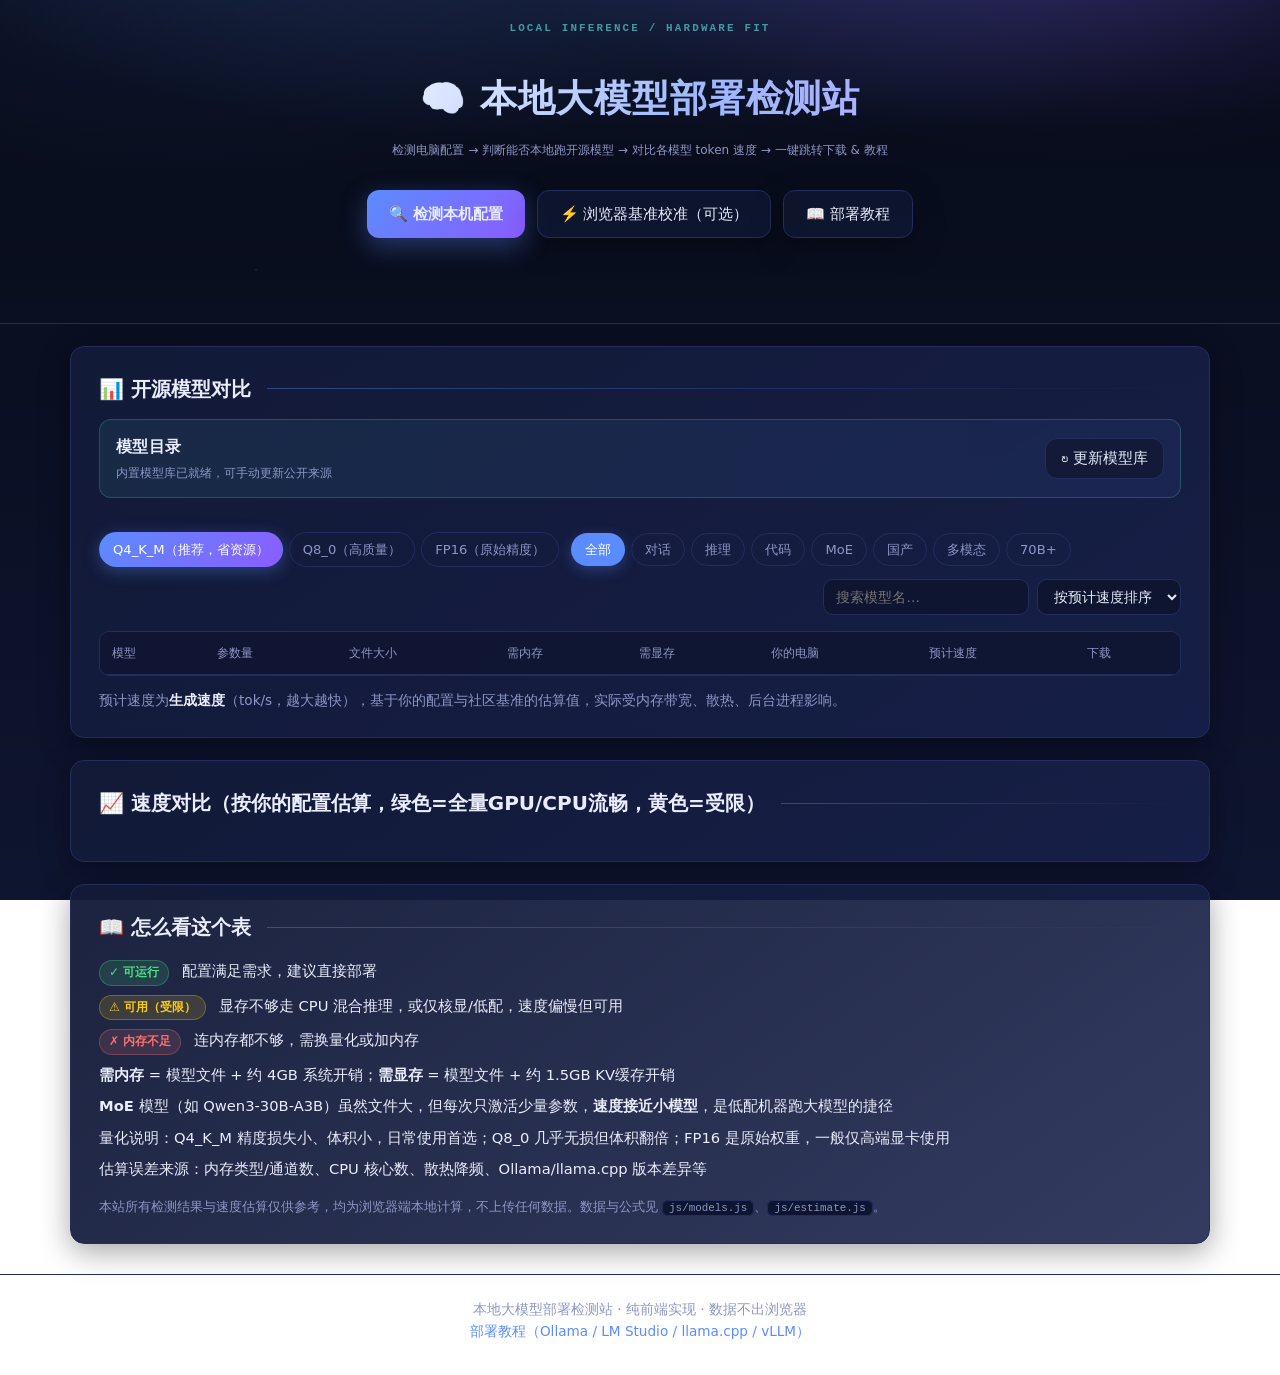
<file: index.html>
<!DOCTYPE html>
<html lang="zh-CN">
<head>
<meta charset="UTF-8">
<meta name="viewport" content="width=device-width, initial-scale=1.0">
<link rel="icon" href="data:,">
<title>本地大模型部署检测站 · Local LLM Fit Checker</title>
<meta name="description" content="检测你的电脑配置，判断能否本地部署主流开源大模型，对比不同配置下的 token 生成速度，一键获取模型下载地址与部署教程">
<link rel="stylesheet" href="css/style.css">
</head>
<body>

<header class="hero">
  <div class="wrap">
    <h1>🧠 本地大模型部署检测站</h1>
    <p class="sub">检测电脑配置 → 判断能否本地跑开源模型 → 对比各模型 token 速度 → 一键跳转下载 & 教程</p>
    <div class="hero-actions">
      <button id="btn-detect" class="btn primary">🔍 检测本机配置</button>
      <button id="btn-bench" class="btn ghost">⚡ 浏览器基准校准（可选）</button>
      <a class="btn ghost" href="tutorials.html">📖 部署教程</a>
    </div>
    <div id="bench-result" class="bench-result"></div>
    <div id="status" class="status" aria-live="polite"></div>
  </div>
</header>

<main class="wrap">

  <!-- ============ 检测结果 ============ -->
  <section id="specs-box" class="card" style="display:none">
    <h2>🖥️ 检测到的配置</h2>
    <div class="spec-grid">
      <div class="spec"><div class="k">CPU 核心</div><div class="v" id="spec-cpu">—</div></div>
      <div class="spec"><div class="k">内存</div><div class="v" id="spec-ram">—</div></div>
      <div class="spec"><div class="k">GPU</div><div class="v" id="spec-gpu">—</div></div>
      <div class="spec"><div class="k">显存</div><div class="v" id="spec-vram">—</div></div>
      <div class="spec"><div class="k">可用磁盘</div><div class="v" id="spec-disk">—</div></div>
      <div class="spec"><div class="k">系统</div><div class="v" id="spec-os">—</div></div>
    </div>
    <p class="hint">⚠️ 浏览器只能粗略读取硬件信息（内存为 Chromium 粗估、显存按 GPU 型号查表）。请核对下方手动修正面板，结果更准确。</p>

    <details class="manual">
      <summary>✏️ 手动修正配置（推荐核对）</summary>
      <div class="manual-grid">
        <label>CPU 核心数
          <input type="number" id="manual-cores" min="1" max="256" value="8">
        </label>
        <label>内存 (GB)
          <input type="number" id="manual-ram" min="2" max="512" value="16">
        </label>
        <label>GPU 厂商（自定义型号时使用）
          <select id="manual-gpu-kind">
            <option value="nvidia">NVIDIA</option>
            <option value="amd">AMD</option>
            <option value="intel">Intel</option>
            <option value="apple">Apple Silicon</option>
            <option value="igpu">核显 / 集成显卡</option>
          </select>
        </label>
        <label>GPU 型号
          <input type="search" id="manual-gpu-search" placeholder="搜索型号，如 RTX 5080">
          <select id="manual-gpu"></select>
        </label>
        <label id="manual-custom-name-wrap" style="display:none">自定义型号
          <input type="text" id="manual-custom-name" placeholder="如 Radeon Pro W7900">
        </label>
        <label>显存 (GB，可留空)
          <input type="number" id="manual-vram" min="0" max="128" placeholder="如 8">
        </label>
        <label>内存档次（影响 CPU 推理速度）
          <select id="manual-tier">
            <option value="ddr3-single">DDR3 单通道（~8 GB/s）</option>
            <option value="ddr3-dual">DDR3 双通道（~17 GB/s）</option>
            <option value="ddr4-single">DDR4 单通道（~17 GB/s）</option>
            <option value="ddr4-dual">DDR4 双通道（~32 GB/s）</option>
            <option value="ddr5-single">DDR5 单通道（~28 GB/s）</option>
            <option value="ddr5-dual">DDR5 双通道（~60 GB/s）</option>
            <option value="server-dual">服务器多通道（~90 GB/s）</option>
            <option value="unknown">不确定</option>
          </select>
        </label>
        <div class="manual-apply"><button id="btn-apply-manual" class="btn">应用修正</button></div>
      </div>
    </details>
  </section>

  <!-- ============ 为你推荐 ============ -->
  <section id="rec-section" class="card" style="display:none">
    <h2>🏆 根据你的配置推荐</h2>
    <div id="recommend" class="rec-grid"></div>
  </section>

  <!-- ============ 模型对比 ============ -->
  <section class="card">
    <h2>📊 开源模型对比</h2>

    <div class="model-sync-panel">
      <div>
        <div class="sync-title">模型目录</div>
        <div id="model-sync-status" class="sync-status" aria-live="polite">内置模型库已就绪，可手动更新公开来源</div>
      </div>
      <button id="btn-sync-models" class="btn sync-button">↻ 更新模型库</button>
    </div>
    <div id="live-models" class="live-models" aria-live="polite"></div>

    <div class="toolbar">
      <div class="quant-tabs">
        <span class="quant-tab active" data-quant="Q4_K_M">Q4_K_M（推荐，省资源）</span>
        <span class="quant-tab" data-quant="Q8_0">Q8_0（高质量）</span>
        <span class="quant-tab" data-quant="FP16">FP16（原始精度）</span>
      </div>
      <div class="filters">
        <span class="chip active" data-tag="全部">全部</span>
        <span class="chip" data-tag="对话">对话</span>
        <span class="chip" data-tag="推理">推理</span>
        <span class="chip" data-tag="代码">代码</span>
        <span class="chip" data-tag="MoE">MoE</span>
        <span class="chip" data-tag="国产">国产</span>
        <span class="chip" data-tag="多模态">多模态</span>
        <span class="chip" data-tag="大模型">70B+</span>
      </div>
      <div class="toolbar-right">
        <input id="search" type="search" placeholder="搜索模型名…">
        <select id="sort">
          <option value="speed">按预计速度排序</option>
          <option value="size">按体积排序</option>
          <option value="fit">按可运行性排序</option>
        </select>
      </div>
    </div>

    <div class="table-scroll">
      <table id="model-table">
        <thead>
          <tr>
            <th>模型</th>
            <th>参数量</th>
            <th>文件大小</th>
            <th>需内存</th>
            <th>需显存</th>
            <th>你的电脑</th>
            <th>预计速度</th>
            <th>下载</th>
          </tr>
        </thead>
        <tbody id="model-table-body"></tbody>
      </table>
    </div>
    <p class="hint">预计速度为<b>生成速度</b>（tok/s，越大越快），基于你的配置与社区基准的估算值，实际受内存带宽、散热、后台进程影响。</p>
  </section>

  <!-- ============ 速度对比图 ============ -->
  <section class="card">
    <h2>📈 速度对比（按你的配置估算，绿色=全量GPU/CPU流畅，黄色=受限）</h2>
    <div id="chart" class="chart"></div>
  </section>

  <!-- ============ 图例/说明 ============ -->
  <section class="card">
    <h2>📖 怎么看这个表</h2>
    <ul class="legend">
      <li><span class="badge green">✓ 可运行</span> 配置满足需求，建议直接部署</li>
      <li><span class="badge yellow">⚠ 可用（受限）</span> 显存不够走 CPU 混合推理，或仅核显/低配，速度偏慢但可用</li>
      <li><span class="badge red">✗ 内存不足</span> 连内存都不够，需换量化或加内存</li>
      <li><b>需内存</b> = 模型文件 + 约 4GB 系统开销；<b>需显存</b> = 模型文件 + 约 1.5GB KV缓存开销</li>
      <li><b>MoE</b> 模型（如 Qwen3-30B-A3B）虽然文件大，但每次只激活少量参数，<b>速度接近小模型</b>，是低配机器跑大模型的捷径</li>
      <li>量化说明：Q4_K_M 精度损失小、体积小，日常使用首选；Q8_0 几乎无损但体积翻倍；FP16 是原始权重，一般仅高端显卡使用</li>
      <li>估算误差来源：内存类型/通道数、CPU 核心数、散热降频、Ollama/llama.cpp 版本差异等</li>
    </ul>
    <p class="disclaimer">本站所有检测结果与速度估算仅供参考，均为浏览器端本地计算，不上传任何数据。数据与公式见 <code>js/models.js</code>、<code>js/estimate.js</code>。</p>
  </section>

</main>

<footer>
  <div class="wrap">
    <p>本地大模型部署检测站 · 纯前端实现 · 数据不出浏览器</p>
    <p><a href="tutorials.html">部署教程（Ollama / LM Studio / llama.cpp / vLLM）</a></p>
  </div>
</footer>

<script src="js/models.js"></script>
<script src="js/estimate.js"></script>
<script src="js/hardware.js"></script>
<script src="js/model-sync.js"></script>
<script src="js/app.js"></script>
</body>
</html>
</file>
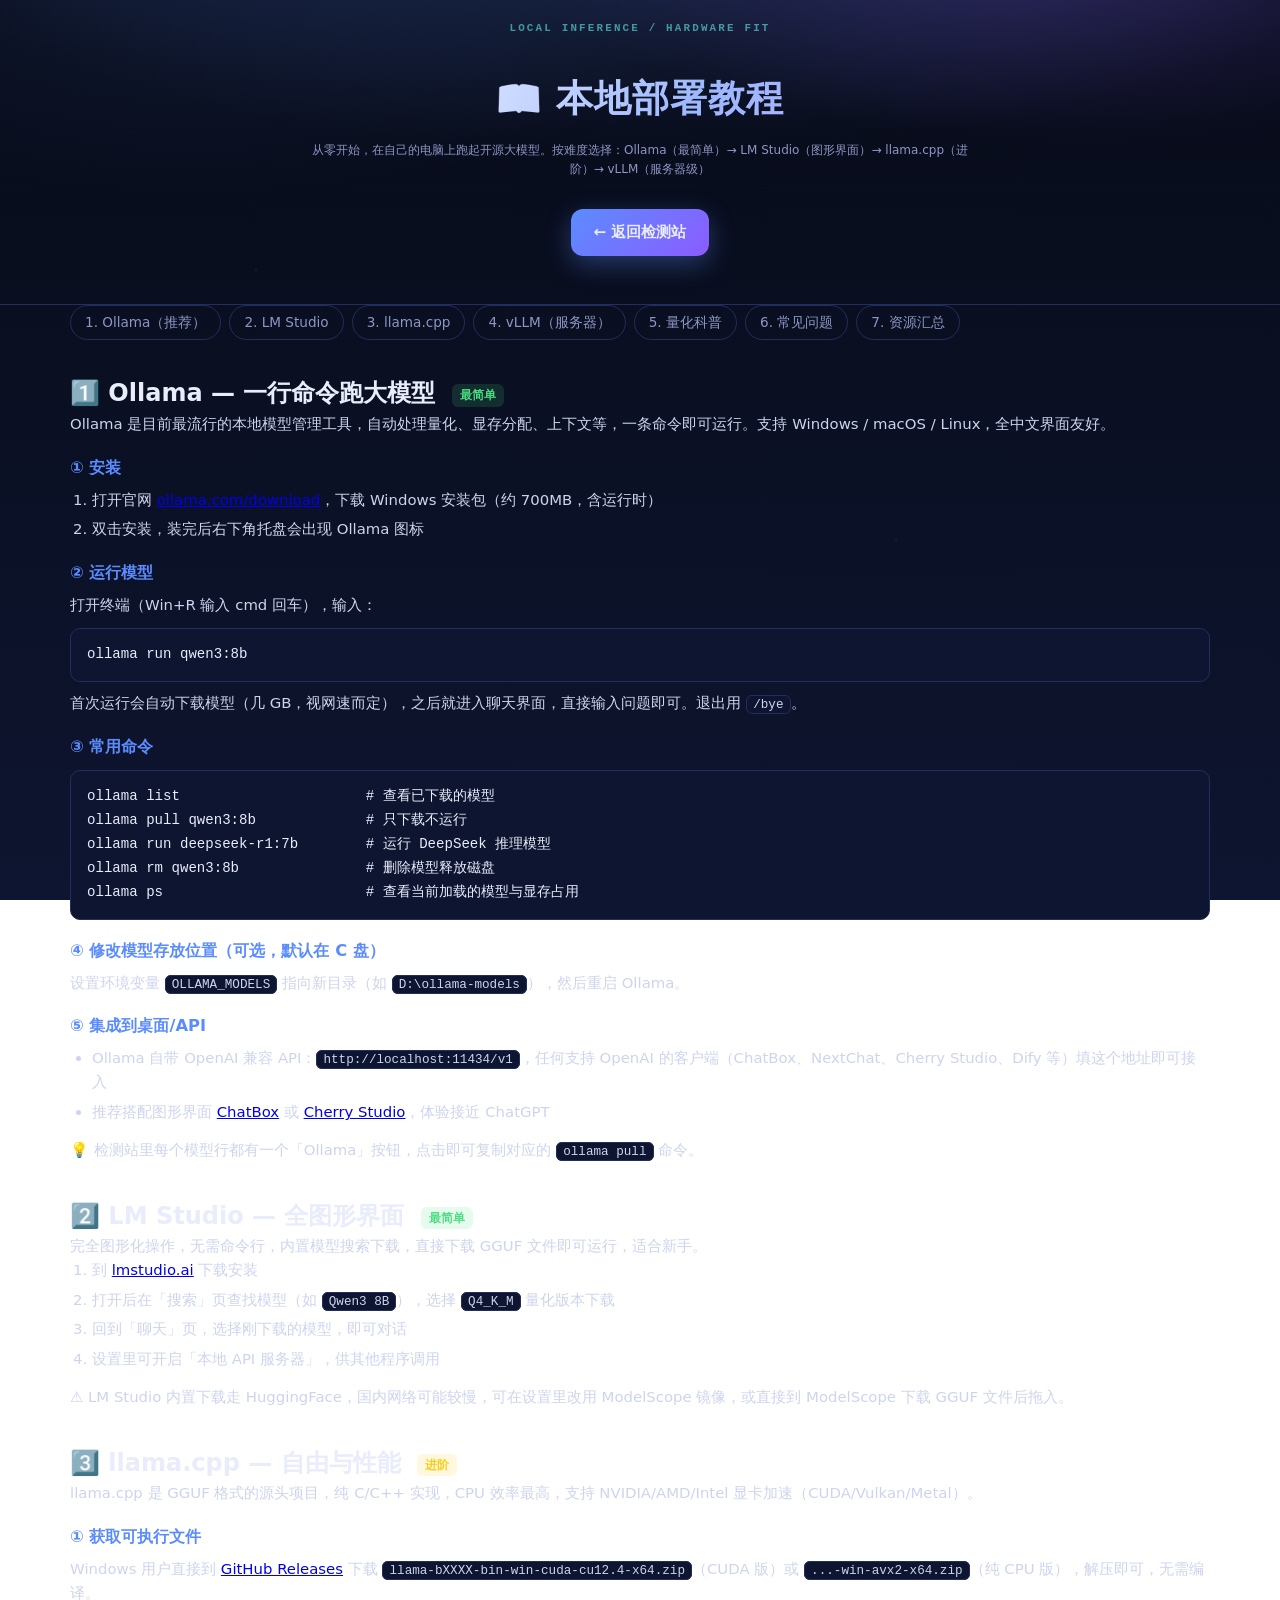
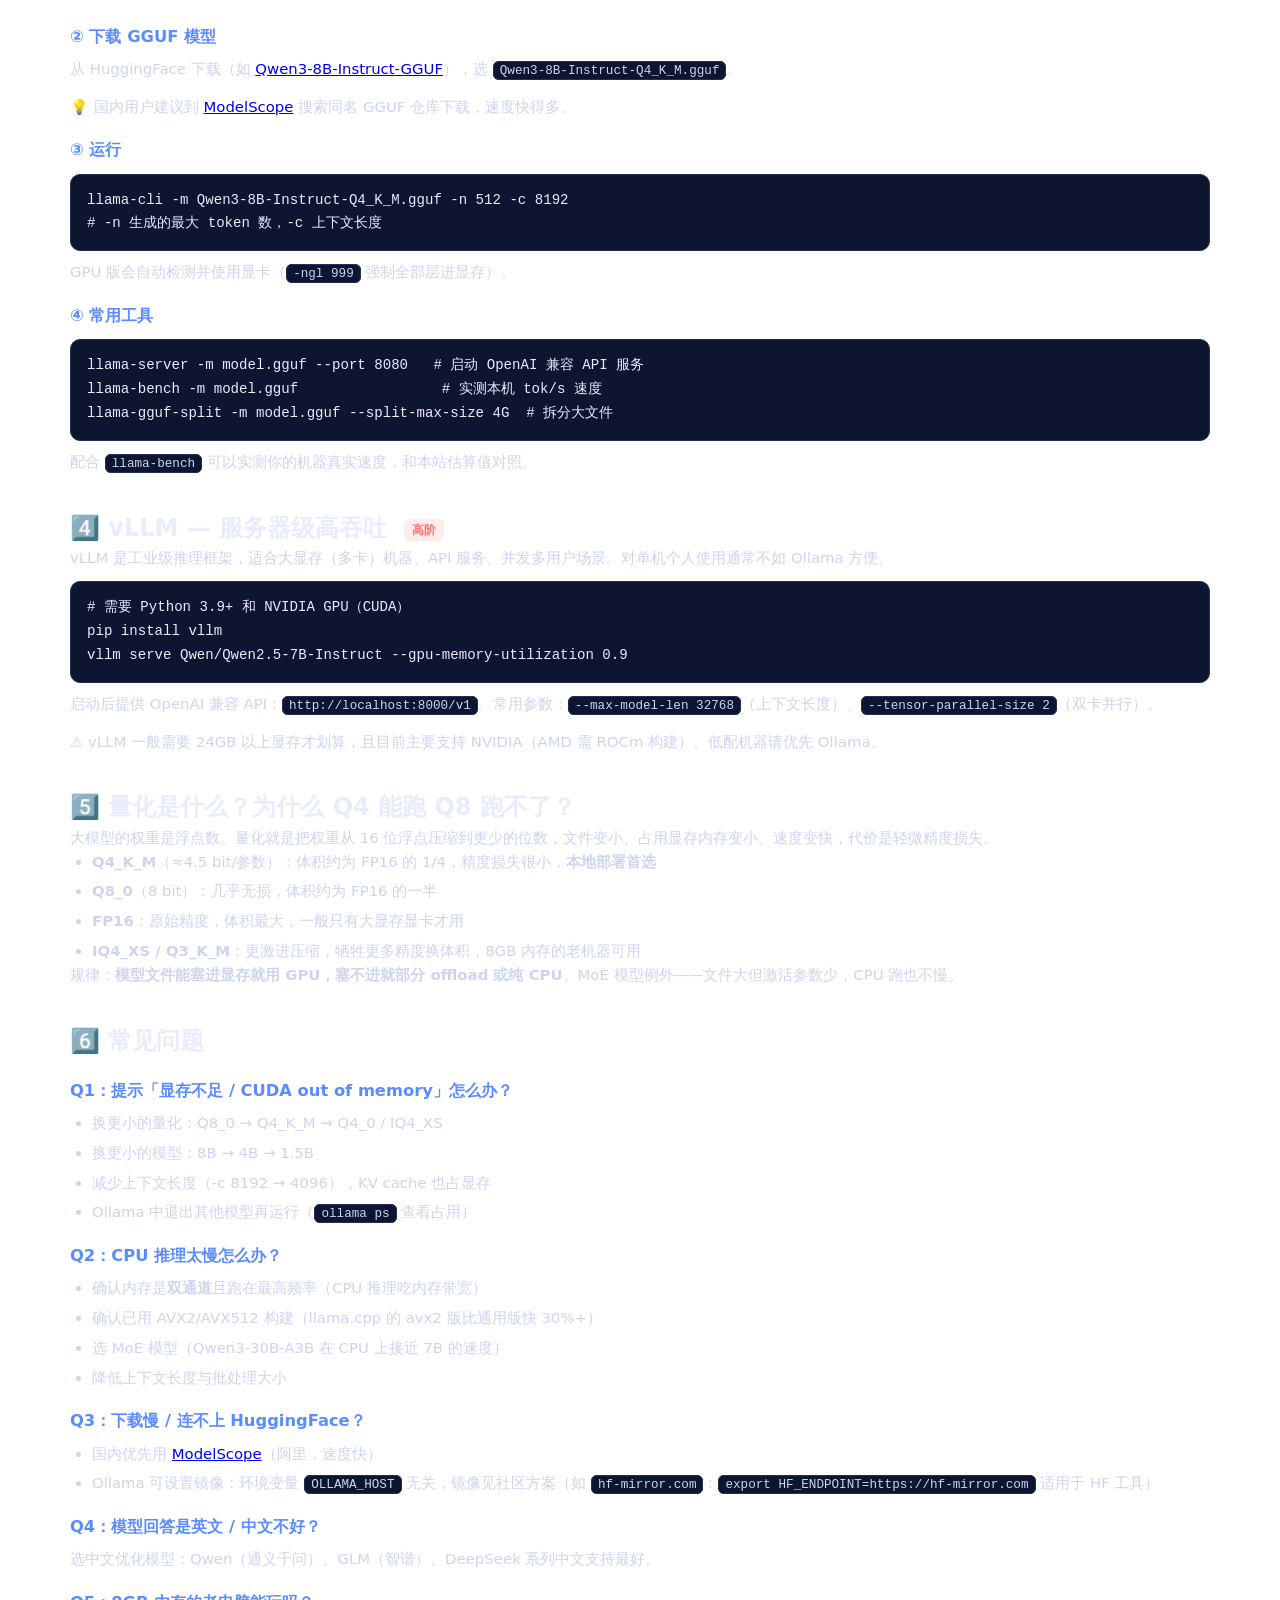
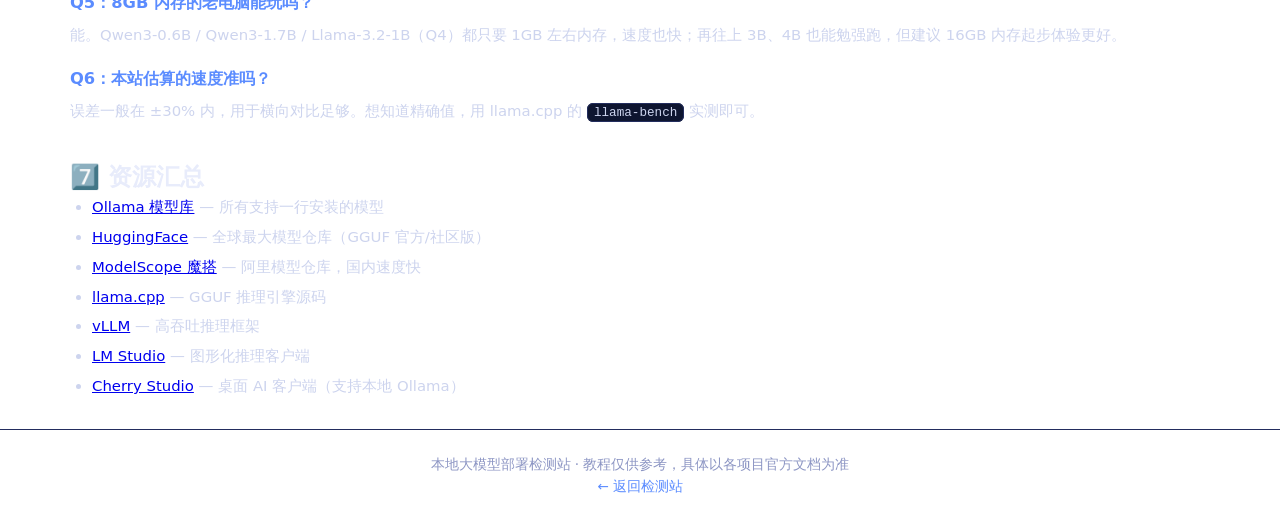
<file: tutorials.html>
<!DOCTYPE html>
<html lang="zh-CN">
<head>
<meta charset="UTF-8">
<meta name="viewport" content="width=device-width, initial-scale=1.0">
<link rel="icon" href="data:,">
<title>本地部署教程 · 本地大模型部署检测站</title>
<meta name="description" content="开源大模型本地部署教程：Ollama、LM Studio、llama.cpp、vLLM 详细步骤，含量化科普与常见问题">
<link rel="stylesheet" href="css/style.css">
</head>
<body>

<header class="hero">
  <div class="wrap">
    <h1>📖 本地部署教程</h1>
    <p class="sub">从零开始，在自己的电脑上跑起开源大模型。按难度选择：Ollama（最简单）→ LM Studio（图形界面）→ llama.cpp（进阶）→ vLLM（服务器级）</p>
    <div class="hero-actions">
      <a class="btn primary" href="index.html">← 返回检测站</a>
    </div>
  </div>
</header>

<main class="wrap tutorial">

  <nav class="toc">
    <a href="#ollama">1. Ollama（推荐）</a>
    <a href="#lmstudio">2. LM Studio</a>
    <a href="#llamacpp">3. llama.cpp</a>
    <a href="#vllm">4. vLLM（服务器）</a>
    <a href="#quant">5. 量化科普</a>
    <a href="#faq">6. 常见问题</a>
    <a href="#links">7. 资源汇总</a>
  </nav>

  <!-- ================= Ollama ================= -->
  <section id="ollama">
    <h2>1️⃣ Ollama — 一行命令跑大模型 <span class="tag easy">最简单</span></h2>
    <p>Ollama 是目前最流行的本地模型管理工具，自动处理量化、显存分配、上下文等，一条命令即可运行。支持 Windows / macOS / Linux，全中文界面友好。</p>

    <h3>① 安装</h3>
    <ol>
      <li>打开官网 <a href="https://ollama.com/download" target="_blank" rel="noopener">ollama.com/download</a>，下载 Windows 安装包（约 700MB，含运行时）</li>
      <li>双击安装，装完后右下角托盘会出现 Ollama 图标</li>
    </ol>

    <h3>② 运行模型</h3>
    <p>打开终端（Win+R 输入 cmd 回车），输入：</p>
    <pre>ollama run qwen3:8b</pre>
    <p>首次运行会自动下载模型（几 GB，视网速而定），之后就进入聊天界面，直接输入问题即可。退出用 <code>/bye</code>。</p>

    <h3>③ 常用命令</h3>
    <pre>ollama list                      # 查看已下载的模型
ollama pull qwen3:8b             # 只下载不运行
ollama run deepseek-r1:7b        # 运行 DeepSeek 推理模型
ollama rm qwen3:8b               # 删除模型释放磁盘
ollama ps                        # 查看当前加载的模型与显存占用</pre>

    <h3>④ 修改模型存放位置（可选，默认在 C 盘）</h3>
    <p>设置环境变量 <code>OLLAMA_MODELS</code> 指向新目录（如 <code>D:\ollama-models</code>），然后重启 Ollama。</p>

    <h3>⑤ 集成到桌面/API</h3>
    <ul>
      <li>Ollama 自带 OpenAI 兼容 API：<code>http://localhost:11434/v1</code>，任何支持 OpenAI 的客户端（ChatBox、NextChat、Cherry Studio、Dify 等）填这个地址即可接入</li>
      <li>推荐搭配图形界面 <a href="https://chatboxai.app/zh" target="_blank" rel="noopener">ChatBox</a> 或 <a href="https://github.com/CherryHQ/cherry-studio" target="_blank" rel="noopener">Cherry Studio</a>，体验接近 ChatGPT</li>
    </ul>
    <p class="hint">💡 检测站里每个模型行都有一个「Ollama」按钮，点击即可复制对应的 <code>ollama pull</code> 命令。</p>
  </section>

  <!-- ================= LM Studio ================= -->
  <section id="lmstudio">
    <h2>2️⃣ LM Studio — 全图形界面 <span class="tag easy">最简单</span></h2>
    <p>完全图形化操作，无需命令行，内置模型搜索下载，直接下载 GGUF 文件即可运行，适合新手。</p>
    <ol>
      <li>到 <a href="https://lmstudio.ai/" target="_blank" rel="noopener">lmstudio.ai</a> 下载安装</li>
      <li>打开后在「搜索」页查找模型（如 <code>Qwen3 8B</code>），选择 <code>Q4_K_M</code> 量化版本下载</li>
      <li>回到「聊天」页，选择刚下载的模型，即可对话</li>
      <li>设置里可开启「本地 API 服务器」，供其他程序调用</li>
    </ol>
    <p class="hint">⚠️ LM Studio 内置下载走 HuggingFace，国内网络可能较慢，可在设置里改用 ModelScope 镜像，或直接到 ModelScope 下载 GGUF 文件后拖入。</p>
  </section>

  <!-- ================= llama.cpp ================= -->
  <section id="llamacpp">
    <h2>3️⃣ llama.cpp — 自由与性能 <span class="tag mid">进阶</span></h2>
    <p>llama.cpp 是 GGUF 格式的源头项目，纯 C/C++ 实现，CPU 效率最高，支持 NVIDIA/AMD/Intel 显卡加速（CUDA/Vulkan/Metal）。</p>

    <h3>① 获取可执行文件</h3>
    <p>Windows 用户直接到 <a href="https://github.com/ggml-org/llama.cpp/releases" target="_blank" rel="noopener">GitHub Releases</a> 下载 <code>llama-bXXXX-bin-win-cuda-cu12.4-x64.zip</code>（CUDA 版）或 <code>...-win-avx2-x64.zip</code>（纯 CPU 版），解压即可，无需编译。</p>

    <h3>② 下载 GGUF 模型</h3>
    <p>从 HuggingFace 下载（如 <a href="https://huggingface.co/Qwen/Qwen3-8B-Instruct-GGUF" target="_blank" rel="noopener">Qwen3-8B-Instruct-GGUF</a>），选 <code>Qwen3-8B-Instruct-Q4_K_M.gguf</code>。</p>
    <p class="hint">💡 国内用户建议到 <a href="https://modelscope.cn" target="_blank" rel="noopener">ModelScope</a> 搜索同名 GGUF 仓库下载，速度快得多。</p>

    <h3>③ 运行</h3>
    <pre>llama-cli -m Qwen3-8B-Instruct-Q4_K_M.gguf -n 512 -c 8192
# -n 生成的最大 token 数，-c 上下文长度</pre>
    <p>GPU 版会自动检测并使用显卡（<code>-ngl 999</code> 强制全部层进显存）。</p>

    <h3>④ 常用工具</h3>
    <pre>llama-server -m model.gguf --port 8080   # 启动 OpenAI 兼容 API 服务
llama-bench -m model.gguf                 # 实测本机 tok/s 速度
llama-gguf-split -m model.gguf --split-max-size 4G  # 拆分大文件</pre>
    <p>配合 <code>llama-bench</code> 可以实测你的机器真实速度，和本站估算值对照。</p>
  </section>

  <!-- ================= vLLM ================= -->
  <section id="vllm">
    <h2>4️⃣ vLLM — 服务器级高吞吐 <span class="tag hard">高阶</span></h2>
    <p>vLLM 是工业级推理框架，适合大显存（多卡）机器、API 服务、并发多用户场景。对单机个人使用通常不如 Ollama 方便。</p>
    <pre># 需要 Python 3.9+ 和 NVIDIA GPU（CUDA）
pip install vllm
vllm serve Qwen/Qwen2.5-7B-Instruct --gpu-memory-utilization 0.9</pre>
    <p>启动后提供 OpenAI 兼容 API：<code>http://localhost:8000/v1</code>。常用参数：<code>--max-model-len 32768</code>（上下文长度）、<code>--tensor-parallel-size 2</code>（双卡并行）。</p>
    <p class="hint">⚠️ vLLM 一般需要 24GB 以上显存才划算，且目前主要支持 NVIDIA（AMD 需 ROCm 构建）。低配机器请优先 Ollama。</p>
  </section>

  <!-- ================= 量化 ================= -->
  <section id="quant">
    <h2>5️⃣ 量化是什么？为什么 Q4 能跑 Q8 跑不了？</h2>
    <p>大模型的权重是浮点数。量化就是把权重从 16 位浮点压缩到更少的位数，文件变小、占用显存内存变小、速度变快，代价是轻微精度损失。</p>
    <ul>
      <li><b>Q4_K_M</b>（≈4.5 bit/参数）：体积约为 FP16 的 1/4，精度损失很小，<b>本地部署首选</b></li>
      <li><b>Q8_0</b>（8 bit）：几乎无损，体积约为 FP16 的一半</li>
      <li><b>FP16</b>：原始精度，体积最大，一般只有大显存显卡才用</li>
      <li><b>IQ4_XS / Q3_K_M</b>：更激进压缩，牺牲更多精度换体积，8GB 内存的老机器可用</li>
    </ul>
    <p>规律：<b>模型文件能塞进显存就用 GPU，塞不进就部分 offload 或纯 CPU</b>。MoE 模型例外——文件大但激活参数少，CPU 跑也不慢。</p>
  </section>

  <!-- ================= FAQ ================= -->
  <section id="faq">
    <h2>6️⃣ 常见问题</h2>
    <h3>Q1：提示「显存不足 / CUDA out of memory」怎么办？</h3>
    <ul>
      <li>换更小的量化：Q8_0 → Q4_K_M → Q4_0 / IQ4_XS</li>
      <li>换更小的模型：8B → 4B → 1.5B</li>
      <li>减少上下文长度（-c 8192 → 4096），KV cache 也占显存</li>
      <li>Ollama 中退出其他模型再运行（<code>ollama ps</code> 查看占用）</li>
    </ul>
    <h3>Q2：CPU 推理太慢怎么办？</h3>
    <ul>
      <li>确认内存是<b>双通道</b>且跑在最高频率（CPU 推理吃内存带宽）</li>
      <li>确认已用 AVX2/AVX512 构建（llama.cpp 的 avx2 版比通用版快 30%+）</li>
      <li>选 MoE 模型（Qwen3-30B-A3B 在 CPU 上接近 7B 的速度）</li>
      <li>降低上下文长度与批处理大小</li>
    </ul>
    <h3>Q3：下载慢 / 连不上 HuggingFace？</h3>
    <ul>
      <li>国内优先用 <a href="https://modelscope.cn" target="_blank" rel="noopener">ModelScope</a>（阿里，速度快）</li>
      <li>Ollama 可设置镜像：环境变量 <code>OLLAMA_HOST</code> 无关，镜像见社区方案（如 <code>hf-mirror.com</code>：<code>export HF_ENDPOINT=https://hf-mirror.com</code> 适用于 HF 工具）</li>
    </ul>
    <h3>Q4：模型回答是英文 / 中文不好？</h3>
    <p>选中文优化模型：Qwen（通义千问）、GLM（智谱）、DeepSeek 系列中文支持最好。</p>
    <h3>Q5：8GB 内存的老电脑能玩吗？</h3>
    <p>能。Qwen3-0.6B / Qwen3-1.7B / Llama-3.2-1B（Q4）都只要 1GB 左右内存，速度也快；再往上 3B、4B 也能勉强跑，但建议 16GB 内存起步体验更好。</p>
    <h3>Q6：本站估算的速度准吗？</h3>
    <p>误差一般在 ±30% 内，用于横向对比足够。想知道精确值，用 llama.cpp 的 <code>llama-bench</code> 实测即可。</p>
  </section>

  <!-- ================= 资源 ================= -->
  <section id="links">
    <h2>7️⃣ 资源汇总</h2>
    <ul>
      <li><a href="https://ollama.com/library" target="_blank" rel="noopener">Ollama 模型库</a> — 所有支持一行安装的模型</li>
      <li><a href="https://huggingface.co/models" target="_blank" rel="noopener">HuggingFace</a> — 全球最大模型仓库（GGUF 官方/社区版）</li>
      <li><a href="https://modelscope.cn" target="_blank" rel="noopener">ModelScope 魔搭</a> — 阿里模型仓库，国内速度快</li>
      <li><a href="https://github.com/ggml-org/llama.cpp" target="_blank" rel="noopener">llama.cpp</a> — GGUF 推理引擎源码</li>
      <li><a href="https://github.com/vllm-project/vllm" target="_blank" rel="noopener">vLLM</a> — 高吞吐推理框架</li>
      <li><a href="https://lmstudio.ai/" target="_blank" rel="noopener">LM Studio</a> — 图形化推理客户端</li>
      <li><a href="https://github.com/CherryHQ/cherry-studio" target="_blank" rel="noopener">Cherry Studio</a> — 桌面 AI 客户端（支持本地 Ollama）</li>
    </ul>
  </section>

</main>

<footer>
  <div class="wrap">
    <p>本地大模型部署检测站 · 教程仅供参考，具体以各项目官方文档为准</p>
    <p><a href="index.html">← 返回检测站</a></p>
  </div>
</footer>

</body>
</html>
</file>
<file: css/style.css>
/* ============================================================
 * 本地大模型部署检测站 — 深色主题 v2（精致化）
 * ============================================================ */
:root {
  --bg: #070b18;
  --bg2: #0e1530;
  --card: #121a38;
  --card2: #17204a;
  --border: #232d5e;
  --text: #e8ecfb;
  --muted: #8d96c4;
  --accent: #5b8cff;
  --accent2: #8b5cff;
  --cyan: #63e6e2;
  --orange: #ff9b62;
  --green: #4ade80;
  --yellow: #facc15;
  --red: #f87171;
  --radius: 14px;
  --glow: 0 8px 30px rgba(0, 0, 0, 0.35);
}

* { box-sizing: border-box; margin: 0; padding: 0; }

html { scroll-behavior: smooth; }

body {
  font-family: "Aptos", "Segoe UI", "Microsoft YaHei", system-ui, -apple-system, sans-serif;
  background:
    radial-gradient(1000px 500px at 15% -100px, rgba(91, 140, 255, 0.12), transparent 60%),
    radial-gradient(800px 400px at 85% -80px, rgba(139, 92, 255, 0.10), transparent 60%),
    radial-gradient(2px 2px at 20% 30%, rgba(255,255,255,0.06) 40%, transparent 40%),
    radial-gradient(2px 2px at 70% 60%, rgba(255,255,255,0.05) 40%, transparent 40%),
    linear-gradient(180deg, var(--bg) 0%, var(--bg2) 100%);
  background-attachment: fixed;
  color: var(--text);
  line-height: 1.6;
  min-height: 100vh;
}

::selection { background: rgba(91, 140, 255, 0.35); }

/* 自定义滚动条 */
::-webkit-scrollbar { width: 10px; height: 10px; }
::-webkit-scrollbar-track { background: var(--bg); }
::-webkit-scrollbar-thumb { background: #2c386e; border-radius: 6px; border: 2px solid var(--bg); }
::-webkit-scrollbar-thumb:hover { background: var(--accent); }

.wrap { max-width: 1180px; margin: 0 auto; padding: 0 20px; }

/* ---------- 头部 ---------- */
.hero {
  background:
    radial-gradient(1200px 420px at 50% -120px, rgba(91, 140, 255, 0.22), transparent 65%),
    radial-gradient(900px 320px at 82% -60px, rgba(139, 92, 255, 0.18), transparent 60%);
  border-bottom: 1px solid var(--border);
  padding: 70px 0 48px;
  text-align: center;
  position: relative;
  overflow: hidden;
}
.hero::before {
  content: "LOCAL INFERENCE / HARDWARE FIT";
  position: absolute;
  top: 22px;
  left: 50%;
  transform: translateX(-50%);
  color: rgba(99, 230, 226, 0.62);
  font: 700 0.68rem/1.2 ui-monospace, SFMono-Regular, Consolas, monospace;
  letter-spacing: 0.2em;
  white-space: nowrap;
}
.hero::after {
  content: "";
  position: absolute;
  left: 50%; bottom: -1px;
  transform: translateX(-50%);
  width: 70%; height: 1px;
  background: linear-gradient(90deg, transparent, rgba(91,140,255,0.6), rgba(139,92,255,0.6), transparent);
}
.hero h1 {
  font-size: 2.3rem;
  letter-spacing: 1px;
  background: linear-gradient(120deg, #ffffff 20%, #9db8ff 55%, #c3a8ff 90%);
  -webkit-background-clip: text;
  background-clip: text;
  -webkit-text-fill-color: transparent;
}
.hero .sub { color: var(--muted); margin: 12px auto 30px; max-width: 660px; }
.hero-actions { display: flex; gap: 12px; justify-content: center; flex-wrap: wrap; }
.status { margin-top: 16px; color: var(--green); font-size: 0.92rem; min-height: 1.4em; }
.bench-result { margin-top: 8px; color: var(--muted); font-size: 0.85rem; }

/* ---------- 按钮 ---------- */
.btn {
  display: inline-block;
  border: 1px solid var(--border);
  background: var(--card);
  color: var(--text);
  padding: 11px 22px;
  border-radius: 12px;
  font-size: 0.95rem;
  cursor: pointer;
  text-decoration: none;
  transition: all 0.18s ease;
  box-shadow: var(--glow);
}
.btn:hover { border-color: var(--accent); transform: translateY(-2px); box-shadow: 0 10px 34px rgba(91, 140, 255, 0.18); }
.btn:active { transform: translateY(0); }
.btn.primary {
  background: linear-gradient(135deg, var(--accent), var(--accent2));
  border: none; font-weight: 600;
  box-shadow: 0 8px 26px rgba(91, 140, 255, 0.35);
}
.btn.primary:hover { filter: brightness(1.12); box-shadow: 0 12px 34px rgba(91, 140, 255, 0.45); }
.btn.primary:disabled { opacity: 0.6; cursor: wait; transform: none; filter: none; }
.btn.ghost { background: rgba(18, 26, 56, 0.6); }
.btn:focus-visible, input:focus-visible, select:focus-visible, summary:focus-visible, a:focus-visible {
  outline: 2px solid var(--cyan);
  outline-offset: 3px;
}

/* ---------- 卡片 ---------- */
.card {
  background: linear-gradient(145deg, rgba(18, 26, 56, 0.96) 0%, rgba(23, 32, 74, 0.88) 100%);
  border: 1px solid var(--border);
  border-radius: var(--radius);
  padding: 26px 28px;
  margin: 22px 0;
  box-shadow: var(--glow);
  transition: border-color 0.2s;
}
.card:hover { border-color: rgba(91, 140, 255, 0.45); }
.card h2 { font-size: 1.25rem; margin-bottom: 16px; display: flex; align-items: center; gap: 8px; }
.card h2::after {
  content: "";
  flex: 1; height: 1px;
  background: linear-gradient(90deg, rgba(91,140,255,0.4), transparent);
  margin-left: 8px;
}

/* ---------- 推荐横幅 ---------- */
.rec-grid { display: grid; grid-template-columns: repeat(auto-fit, minmax(250px, 1fr)); gap: 14px; }
.rec-card {
  position: relative;
  background: var(--bg2);
  border: 1px solid var(--border);
  border-radius: 12px;
  padding: 16px 18px;
  overflow: hidden;
  transition: transform 0.18s, border-color 0.18s;
}
.rec-card:hover { transform: translateY(-3px); border-color: var(--accent); }
.rec-card::before {
  content: "";
  position: absolute; inset: 0 0 auto 0; height: 3px;
  background: linear-gradient(90deg, var(--accent), var(--accent2));
  opacity: 0.8;
}
.rec-card .rec-title { font-weight: 700; font-size: 1rem; display: flex; align-items: center; gap: 8px; }
.rec-card .rec-why { color: var(--muted); font-size: 0.78rem; margin: 4px 0 8px; }
.rec-card .rec-speed { font-size: 1.15rem; font-weight: 700; color: var(--green); font-variant-numeric: tabular-nums; }
.rec-card .rec-links { margin-top: 10px; display: flex; gap: 6px; flex-wrap: wrap; }
.rec-card.warn { border-color: rgba(250, 204, 21, 0.5); }
.rec-card.warn::before { background: linear-gradient(90deg, var(--yellow), var(--red)); }

/* ---------- 检测结果 ---------- */
.spec-grid {
  display: grid;
  grid-template-columns: repeat(auto-fit, minmax(170px, 1fr));
  gap: 12px;
}
.spec {
  background: var(--bg2);
  border: 1px solid var(--border);
  border-radius: 12px;
  padding: 13px 15px;
  transition: border-color 0.2s;
}
.spec:hover { border-color: rgba(91, 140, 255, 0.4); }
.spec .k { font-size: 0.78rem; color: var(--muted); margin-bottom: 4px; letter-spacing: 0.5px; }
.spec .v { font-size: 0.95rem; word-break: break-all; }

.hint { color: var(--muted); font-size: 0.85rem; margin-top: 14px; }
.hint b { color: var(--text); }

/* ---------- 手动修正 ---------- */
.manual { margin-top: 16px; border-top: 1px dashed var(--border); padding-top: 14px; }
.manual summary { cursor: pointer; color: var(--accent); font-size: 0.95rem; }
.manual summary:hover { color: #9db8ff; }
.manual-grid {
  display: grid;
  grid-template-columns: repeat(auto-fit, minmax(180px, 1fr));
  gap: 12px;
  margin-top: 14px;
}
.manual-grid label { display: flex; flex-direction: column; gap: 6px; font-size: 0.85rem; color: var(--muted); }
.manual-grid input, .manual-grid select {
  background: var(--bg2);
  border: 1px solid var(--border);
  color: var(--text);
  border-radius: 10px;
  padding: 8px 10px;
  font-size: 0.95rem;
  outline: none;
  transition: border-color 0.15s;
}
.manual-grid input:focus, .manual-grid select:focus { border-color: var(--accent); }
.manual-apply { align-self: end; }
#manual-gpu-search { margin-bottom: 2px; }
#manual-custom-name-wrap { color: var(--orange); }

/* ---------- 工具栏 ---------- */
.toolbar { display: flex; flex-wrap: wrap; gap: 12px; align-items: center; margin-bottom: 16px; }
.quant-tabs { display: flex; gap: 6px; flex-wrap: wrap; }
.quant-tab {
  padding: 6px 13px;
  border: 1px solid var(--border);
  border-radius: 999px;
  font-size: 0.82rem;
  cursor: pointer;
  color: var(--muted);
  transition: all 0.15s;
  user-select: none;
}
.quant-tab:hover { color: var(--text); border-color: var(--accent); }
.quant-tab.active {
  background: linear-gradient(135deg, var(--accent), var(--accent2));
  color: #fff; border-color: transparent;
  box-shadow: 0 4px 16px rgba(91, 140, 255, 0.35);
}
.filters { display: flex; gap: 6px; flex-wrap: wrap; }
.chip {
  padding: 5px 13px;
  border-radius: 999px;
  font-size: 0.82rem;
  cursor: pointer;
  border: 1px solid var(--border);
  color: var(--muted);
  transition: all 0.15s;
  user-select: none;
}
.chip:hover { color: var(--text); border-color: var(--accent); }
.chip.active {
  background: var(--accent);
  color: #fff; border-color: transparent;
  box-shadow: 0 4px 14px rgba(91, 140, 255, 0.3);
}
.toolbar-right { margin-left: auto; display: flex; gap: 8px; }
.toolbar-right input, .toolbar-right select {
  background: var(--bg2);
  border: 1px solid var(--border);
  color: var(--text);
  border-radius: 10px;
  padding: 8px 12px;
  font-size: 0.9rem;
  outline: none;
  transition: border-color 0.15s;
}
.toolbar-right input:focus, .toolbar-right select:focus { border-color: var(--accent); }

/* ---------- 在线模型目录 ---------- */
.model-sync-panel {
  display: flex;
  align-items: center;
  justify-content: space-between;
  gap: 18px;
  padding: 14px 16px;
  margin: -2px 0 16px;
  border: 1px solid rgba(99, 230, 226, 0.2);
  border-radius: 12px;
  background: linear-gradient(100deg, rgba(99, 230, 226, 0.08), rgba(91, 140, 255, 0.08));
}
.sync-title { font-weight: 700; letter-spacing: 0.02em; }
.sync-status { color: var(--muted); font-size: 0.78rem; margin-top: 3px; }
.sync-button { flex: 0 0 auto; padding: 9px 15px; box-shadow: none; }
.live-models { display: grid; grid-template-columns: repeat(auto-fill, minmax(220px, 1fr)); gap: 9px; margin: 0 0 18px; }
.live-heading { grid-column: 1 / -1; color: var(--cyan); font: 700 0.75rem/1.2 ui-monospace, SFMono-Regular, Consolas, monospace; letter-spacing: 0.1em; text-transform: uppercase; }
.live-model { display: grid; gap: 5px; padding: 12px 13px; border: 1px solid rgba(35, 45, 94, 0.9); border-radius: 10px; background: rgba(7, 11, 24, 0.42); }
.live-model a { color: var(--text); font-size: 0.88rem; font-weight: 650; text-decoration: none; overflow: hidden; text-overflow: ellipsis; white-space: nowrap; }
.live-model a:hover { color: var(--cyan); }
.source-chip { width: max-content; padding: 2px 7px; border-radius: 999px; color: var(--orange); border: 1px solid rgba(255, 155, 98, 0.26); font-size: 0.68rem; }
.live-meta { color: var(--muted); font-size: 0.72rem; }
.live-empty { grid-column: 1 / -1; padding: 12px !important; }

/* ---------- 表格 ---------- */
.table-scroll { overflow-x: auto; border-radius: 10px; border: 1px solid var(--border); }
table { width: 100%; border-collapse: collapse; min-width: 920px; font-size: 0.9rem; }
th {
  text-align: left;
  color: var(--muted);
  font-weight: 500;
  font-size: 0.78rem;
  padding: 11px 12px;
  background: rgba(14, 21, 48, 0.8);
  border-bottom: 1px solid var(--border);
  white-space: nowrap;
  position: sticky; top: 0;
}
td { padding: 12px; border-bottom: 1px solid rgba(35, 45, 94, 0.45); vertical-align: top; }
tbody tr:nth-child(even) { background: rgba(14, 21, 48, 0.35); }
tbody tr { transition: background 0.12s; }
tbody tr:hover { background: rgba(91, 140, 255, 0.09); }
tr[data-level="red"] td { opacity: 0.5; }
tr[data-level="yellow"] td { opacity: 0.85; }

.m-name { font-weight: 600; white-space: nowrap; }
.moe {
  background: linear-gradient(135deg, var(--accent), var(--accent2));
  color: #fff; font-size: 0.66rem; padding: 1px 6px; border-radius: 6px; vertical-align: 1px;
}
.m-note { font-weight: 400; color: var(--muted); font-size: 0.76rem; margin-top: 3px; white-space: normal; max-width: 240px; }
.sub { color: var(--muted); font-size: 0.75rem; }
.num { white-space: nowrap; }
.speed-num { font-size: 1.1rem; font-weight: 700; color: var(--green); font-variant-numeric: tabular-nums; }

.badge {
  display: inline-block;
  padding: 2px 9px;
  border-radius: 999px;
  font-size: 0.76rem;
  font-weight: 600;
  white-space: nowrap;
}
.badge.green { background: rgba(74, 222, 128, 0.14); color: var(--green); border: 1px solid rgba(74, 222, 128, 0.3); }
.badge.yellow { background: rgba(250, 204, 21, 0.14); color: var(--yellow); border: 1px solid rgba(250, 204, 21, 0.3); }
.badge.red { background: rgba(248, 113, 113, 0.14); color: var(--red); border: 1px solid rgba(248, 113, 113, 0.3); }
.reason { color: var(--muted); font-size: 0.74rem; margin-top: 3px; max-width: 230px; }

.btn-link {
  display: inline-block;
  margin: 2px 3px 2px 0;
  padding: 4px 10px;
  border-radius: 8px;
  border: 1px solid var(--border);
  background: var(--bg2);
  color: var(--accent);
  font-size: 0.78rem;
  cursor: pointer;
  text-decoration: none;
  white-space: nowrap;
  transition: all 0.15s;
}
.btn-link:hover { border-color: var(--accent); transform: translateY(-1px); }
.btn-link.ms { color: #ff8a5c; }
.btn-link.copy { color: var(--muted); }
.btn-link.copy:hover { color: var(--green); border-color: var(--green); }

.empty { text-align: center; color: var(--muted); padding: 30px !important; }

/* ---------- 图表 ---------- */
.chart { display: flex; flex-direction: column; gap: 8px; }
.bar-row { display: flex; align-items: center; gap: 10px; }
.bar-label { width: 220px; font-size: 0.82rem; white-space: nowrap; overflow: hidden; text-overflow: ellipsis; text-align: right; color: var(--muted); }
.bar-track { flex: 1; background: var(--bg2); border-radius: 6px; height: 18px; overflow: hidden; border: 1px solid rgba(35, 45, 94, 0.6); }
.bar-fill { height: 100%; border-radius: 6px; min-width: 2px; transition: width 0.5s ease; }
.bar-val { width: 64px; font-size: 0.82rem; font-weight: 600; font-variant-numeric: tabular-nums; }

/* ---------- 图例 ---------- */
.legend { list-style: none; display: flex; flex-direction: column; gap: 8px; font-size: 0.92rem; color: var(--text); }
.legend .badge { margin-right: 8px; }
.disclaimer { color: var(--muted); font-size: 0.8rem; margin-top: 16px; }
code { background: var(--bg2); border: 1px solid var(--border); border-radius: 6px; padding: 1px 6px; font-size: 0.85em; }

/* ---------- 页脚 ---------- */
footer {
  border-top: 1px solid var(--border);
  padding: 24px 0 32px;
  margin-top: 30px;
  color: var(--muted);
  font-size: 0.85rem;
  text-align: center;
}
footer a { color: var(--accent); text-decoration: none; }
footer a:hover { color: #9db8ff; }

/* ---------- 教程页 ---------- */
.toc { display: flex; gap: 8px; flex-wrap: wrap; margin-bottom: 20px; }
.toc a {
  padding: 6px 14px;
  border: 1px solid var(--border);
  border-radius: 999px;
  color: var(--muted);
  text-decoration: none;
  font-size: 0.85rem;
  transition: all 0.15s;
}
.toc a:hover { color: var(--accent); border-color: var(--accent); }
.tutorial h2 { margin-top: 34px; }
.tutorial h3 { margin: 18px 0 8px; font-size: 1.02rem; color: var(--accent); }
.tutorial p, .tutorial li { font-size: 0.93rem; color: #cdd4ee; }
.tutorial ol, .tutorial ul { padding-left: 22px; display: flex; flex-direction: column; gap: 6px; }
.tutorial pre {
  background: var(--bg2);
  border: 1px solid var(--border);
  border-radius: 10px;
  padding: 14px 16px;
  overflow-x: auto;
  margin: 10px 0;
  font-size: 0.88rem;
  line-height: 1.7;
}
.tutorial .tag {
  display: inline-block;
  font-size: 0.72rem;
  padding: 2px 8px;
  border-radius: 6px;
  margin-left: 8px;
  vertical-align: 2px;
}
.tag.easy { background: rgba(74, 222, 128, 0.14); color: var(--green); }
.tag.mid { background: rgba(250, 204, 21, 0.14); color: var(--yellow); }
.tag.hard { background: rgba(248, 113, 113, 0.14); color: var(--red); }

@media (max-width: 720px) {
  .hero { padding-top: 58px; }
  .hero h1 { font-size: 1.6rem; }
  .bar-label { width: 120px; }
  .toolbar-right { margin-left: 0; width: 100%; flex-wrap: wrap; }
  .toolbar-right input { flex: 1; }
  .model-sync-panel { align-items: flex-start; flex-direction: column; }
  .sync-button { width: 100%; }
}

@media (prefers-reduced-motion: reduce) {
  *, *::before, *::after { scroll-behavior: auto !important; transition-duration: 0.01ms !important; animation-duration: 0.01ms !important; }
}
</file>
